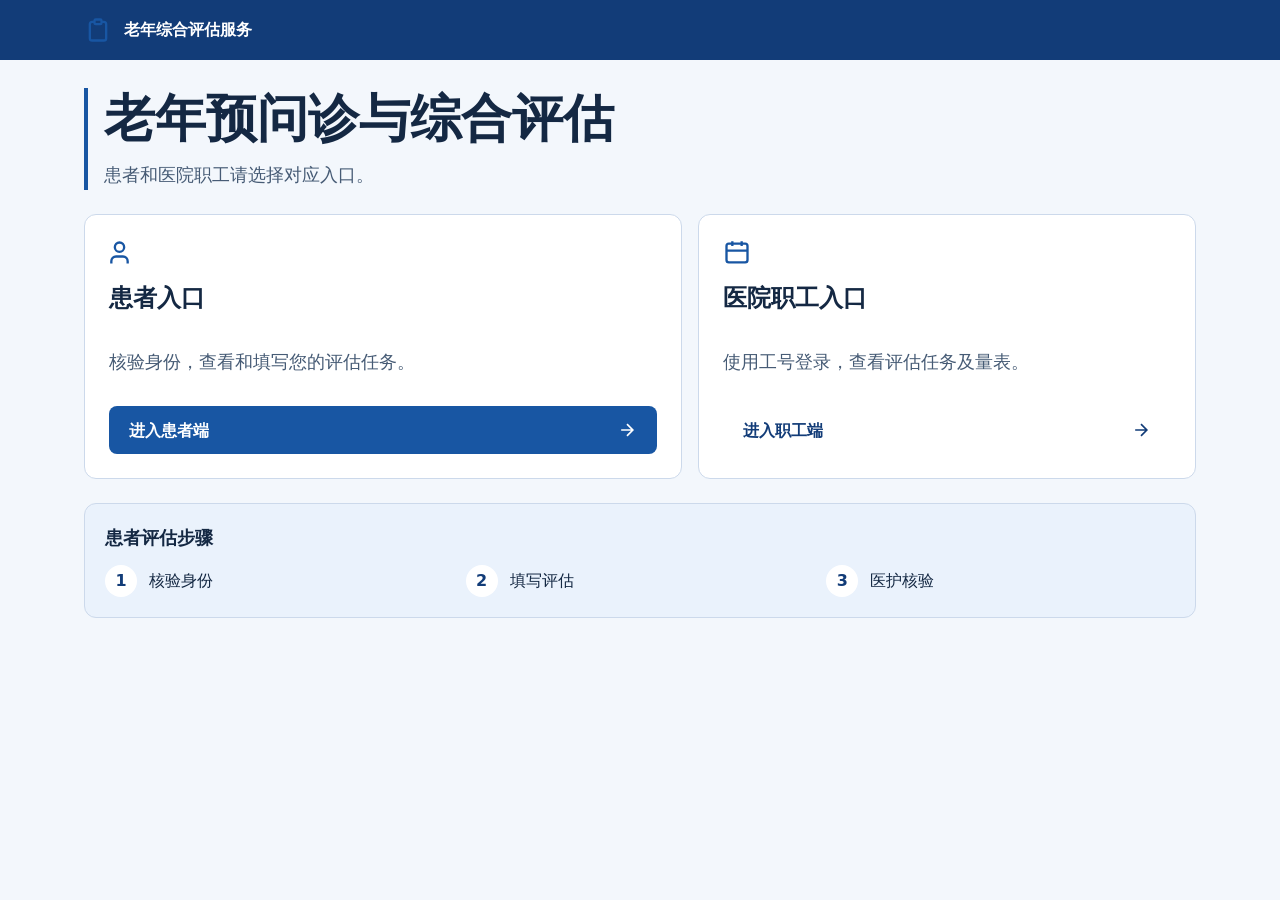
<file: frontend/index.html>
<!DOCTYPE html>
<html lang="zh-CN">
<head>
  <meta charset="UTF-8" />
  <meta name="viewport" content="width=device-width, initial-scale=1.0" />
  <title>老年预问诊与综合评估</title>
  <link rel="stylesheet" href="./hospital-blue.css" />
  <style>
    /* 页面级局部样式 */
    .home-hero {
      border-left: 4px solid var(--primary);
      padding-left: 1rem;
    }
    .home-entry {
      display: flex;
      flex-direction: column;
      align-items: flex-start;
      gap: 0.75rem;
      padding: 1.5rem;
    }
    .home-entry__icon {
      width: 1.75rem;
      height: 1.75rem;
      color: var(--primary);
    }
    .steps-list {
      display: grid;
      gap: 0.75rem;
    }
    .steps-list li {
      display: flex;
      align-items: center;
      gap: 0.75rem;
    }
    .step-badge {
      display: grid;
      place-items: center;
      width: 2rem;
      height: 2rem;
      border-radius: 9999px;
      background: var(--surface);
      font-weight: 600;
      color: var(--primary-hover);
      flex-shrink: 0;
    }
    @media (min-width: 640px) {
      .steps-list { grid-template-columns: repeat(3, minmax(0, 1fr)); }
    }
  </style>
</head>
<body>
  <main class="cga-screen" style="min-height:100dvh;">
    <!-- 顶部导航条 -->
    <header class="cga-topbar">
      <div class="cga-topbar__inner">
        <svg class="home-entry__icon" viewBox="0 0 24 24" fill="none" stroke="currentColor" stroke-width="2" aria-hidden="true">
          <path d="M9 5H7a2 2 0 0 0-2 2v12a2 2 0 0 0 2 2h10a2 2 0 0 0 2-2V7a2 2 0 0 0-2-2h-2" />
          <rect x="9" y="3" width="6" height="4" rx="1" />
        </svg>
        <span class="cga-topbar__title">老年综合评估服务</span>
      </div>
    </header>

    <!-- 主体内容 -->
    <div style="max-width:72rem;margin:0 auto;padding:1.75rem 1.25rem;">
      <section class="home-hero" style="margin-bottom:1.5rem;">
        <h1 style="font-size:clamp(1.75rem,4vw,3.25rem);line-height:1.2;">老年预问诊与综合评估</h1>
        <p style="margin-top:0.75rem;max-width:34em;font-size:1.125rem;color:var(--foreground-muted);">
          患者和医院职工请选择对应入口。
        </p>
      </section>

      <!-- 双入口卡片 -->
      <section class="cga-grid cga-grid--cols-2" style="grid-template-columns:minmax(0,1.2fr) minmax(0,1fr);">
        <div class="cga-card home-entry">
          <svg class="home-entry__icon" viewBox="0 0 24 24" fill="none" stroke="currentColor" stroke-width="2" aria-hidden="true">
            <path d="M16 21v-2a4 4 0 0 0-4-4H6a4 4 0 0 0-4 4v2" />
            <circle cx="9" cy="7" r="4" />
          </svg>
          <h2 style="font-size:1.5rem;">患者入口</h2>
          <p style="font-size:1.125rem;color:var(--foreground-muted);">
            核验身份，查看和填写您的评估任务。
          </p>
          <a href="./patient-verify.html" class="cga-touch-link cga-btn--primary" style="margin-top:auto;width:100%;justify-content:space-between;">
            进入患者端
            <svg width="1.25rem" height="1.25rem" viewBox="0 0 24 24" fill="none" stroke="currentColor" stroke-width="2" aria-hidden="true">
              <path d="M5 12h14M12 5l7 7-7 7" />
            </svg>
          </a>
        </div>

        <div class="cga-card home-entry">
          <svg class="home-entry__icon" viewBox="0 0 24 24" fill="none" stroke="currentColor" stroke-width="2" aria-hidden="true">
            <rect x="3" y="4" width="18" height="16" rx="2" />
            <path d="M8 2v4M16 2v4M3 10h18" />
          </svg>
          <h2 style="font-size:1.5rem;">医院职工入口</h2>
          <p style="font-size:1.125rem;color:var(--foreground-muted);">
            使用工号登录，查看评估任务及量表。
          </p>
          <a href="#" class="cga-touch-link cga-btn--outline" style="margin-top:auto;width:100%;justify-content:space-between;">
            进入职工端
            <svg width="1.25rem" height="1.25rem" viewBox="0 0 24 24" fill="none" stroke="currentColor" stroke-width="2" aria-hidden="true">
              <path d="M5 12h14M12 5l7 7-7 7" />
            </svg>
          </a>
        </div>
      </section>

      <!-- 评估步骤说明 -->
      <section class="cga-card cga-card--muted" style="margin-top:1.5rem;">
        <h2 id="assessment-steps" style="font-size:1.125rem;margin-bottom:0.75rem;">患者评估步骤</h2>
        <ol class="steps-list" style="list-style:none;padding:0;margin:0;">
          <li><span class="step-badge">1</span><span>核验身份</span></li>
          <li><span class="step-badge">2</span><span>填写评估</span></li>
          <li><span class="step-badge">3</span><span>医护核验</span></li>
        </ol>
      </section>
    </div>
  </main>
</body>
</html>
</file>
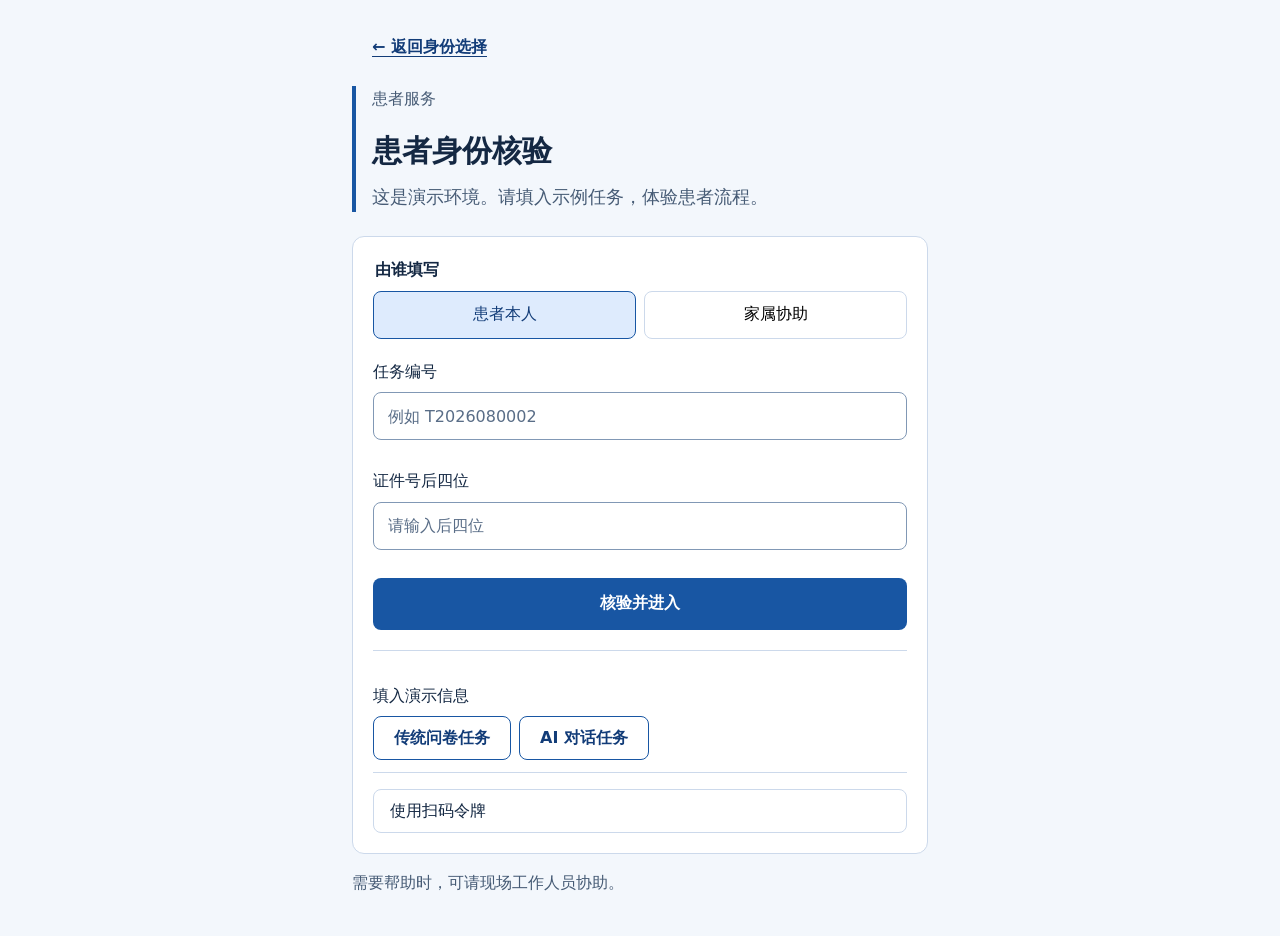
<file: frontend/patient-verify.html>
<!DOCTYPE html>
<html lang="zh-CN">
<head>
  <meta charset="UTF-8" />
  <meta name="viewport" content="width=device-width, initial-scale=1.0" />
  <title>患者身份核验 · 老年综合评估</title>
  <link rel="stylesheet" href="./hospital-blue.css" />
  <style>
    .page-hero {
      border-left: 4px solid var(--primary);
      padding-left: 1rem;
    }
    .seg-btn[aria-pressed="true"] {
      border-color: var(--primary);
      background: var(--primary-tint);
      color: var(--primary-hover);
    }
    .seg-btn {
      min-height: 3rem;
      border: 1px solid var(--border);
      background: var(--surface);
      border-radius: 0.5rem;
      font-weight: 500;
      cursor: pointer;
      font-family: inherit;
      font-size: 1rem;
    }
    .field-label {
      display: block;
      font-weight: 500;
      margin-bottom: 0.5rem;
    }
    .field-label span { display: block; margin-bottom: 0.5rem; }

    /* 扫码令牌区域 */
    .scan-section {
      margin-top: 0.75rem;
      border-top: 1px solid var(--border);
      padding-top: 1rem;
    }
    .scan-toggle {
      min-height: 2.75rem;
      background: transparent;
      border: 1px solid var(--border);
      border-radius: 0.5rem;
      padding: 0.5rem 1rem;
      cursor: pointer;
      font-family: inherit;
      font-size: 1rem;
      color: var(--foreground);
      width: 100%;
      text-align: left;
    }
    .scan-toggle:hover { background: var(--surface-secondary); }
    .scan-form {
      margin-top: 0.75rem;
      padding: 1rem;
      background: var(--surface-secondary);
      border-radius: 0.5rem;
      display: none;
    }
    .scan-form.open { display: block; }

    /* 联调演示身份（仅开发环境显示） */
    .dev-demo {
      margin-top: 1rem;
      border-top: 1px solid var(--border);
      padding-top: 1rem;
    }
    .dev-demo summary {
      min-height: 2.75rem;
      cursor: pointer;
      color: var(--primary-hover);
      font-weight: 500;
    }
    .dev-demo[open] summary { margin-bottom: 0.5rem; }
  </style>
</head>
<body>
  <main class="cga-screen" style="min-height:100dvh;padding:1.5rem 1.25rem;">
    <div class="cga-interaction" style="max-width:36rem;margin:0 auto;">
      <a href="./index.html" class="cga-touch-link" style="min-height:2.75rem;color:var(--primary-hover);text-decoration:underline;text-underline-offset:4px;">
        ← 返回身份选择
      </a>

      <header class="page-hero" style="margin-top:1rem;margin-bottom:1.5rem;">
        <p style="color:var(--foreground-muted);">患者服务</p>
        <h1 style="font-size:1.875rem;">患者身份核验</h1>
        <p style="margin-top:0.5rem;font-size:1.125rem;color:var(--foreground-muted);">
          这是演示环境。请填入示例任务，体验患者流程。
        </p>
      </header>

      <section class="cga-card">
        <form id="verifyForm" class="cga-grid" style="gap:1.25rem;">
          <!-- 填写人选择 -->
          <fieldset style="border:none;padding:0;margin:0;">
            <legend style="font-weight:600;margin-bottom:0.5rem;">由谁填写</legend>
            <div class="cga-grid cga-grid--cols-2" style="gap:0.5rem;">
              <button type="button" class="seg-btn" data-role="patient" aria-pressed="true">患者本人</button>
              <button type="button" class="seg-btn" data-role="family" aria-pressed="false">家属协助</button>
            </div>
          </fieldset>

          <!-- 任务编号 -->
          <label class="field-label">
            <span>任务编号</span>
            <input id="taskNo" class="cga-field" name="taskNo" placeholder="例如 T2026080002" required />
          </label>

          <!-- 证件号后四位 -->
          <label class="field-label">
            <span>证件号后四位</span>
            <input id="idCardNo" class="cga-field" name="idCardNo" inputmode="numeric" maxlength="4" placeholder="请输入后四位" required />
          </label>

          <!-- 家属关系（仅家属协助时显示） -->
          <label class="field-label" id="relationshipField" style="display:none;">
            <span>与患者关系</span>
            <select id="relationship" class="cga-field" name="relationship">
              <option>女儿</option>
              <option>儿子</option>
              <option>配偶</option>
              <option>其他家属</option>
            </select>
          </label>

          <!-- 错误提示 -->
          <div id="errorBox" class="cga-alert cga-alert--error" style="display:none;" role="alert"></div>

          <!-- 提交按钮 -->
          <button type="submit" id="submitBtn" class="cga-btn cga-btn--primary" style="width:100%;min-height:3.25rem;">
            <span id="submitText">核验并进入</span>
          </button>
        </form>

        <!-- 演示信息快捷填入（Mock 模式） -->
        <div style="margin-top:1.25rem;border-top:1px solid var(--border);padding-top:1rem;">
          <p style="font-weight:500;margin-bottom:0.5rem;">填入演示信息</p>
          <div style="display:flex;flex-wrap:wrap;gap:0.5rem;">
            <button type="button" class="cga-btn cga-btn--outline" data-demo="form" style="min-height:2.75rem;">传统问卷任务</button>
            <button type="button" class="cga-btn cga-btn--outline" data-demo="ai" style="min-height:2.75rem;">AI 对话任务</button>
          </div>
        </div>

        <!-- 联调演示身份（仅开发环境显示） -->
        <details class="dev-demo" id="devDemo" style="display:none;">
          <summary>联调演示身份</summary>
          <div style="display:flex;flex-wrap:wrap;gap:0.5rem;margin-top:0.5rem;" id="devDemoAccounts"></div>
        </details>

        <!-- 扫码令牌核验 -->
        <div class="scan-section">
          <button type="button" class="scan-toggle" id="scanToggle" aria-expanded="false">
            使用扫码令牌
          </button>
          <form id="scanForm" class="scan-form" onsubmit="return false;">
            <label class="field-label">
              <span>院内一次性令牌</span>
              <input id="scanToken" class="cga-field" name="scanToken" minlength="24" placeholder="请粘贴二维码中的令牌" required />
            </label>
            <p style="font-size:0.875rem;color:var(--foreground-muted);margin:0.5rem 0;">
              请粘贴二维码中的令牌。过期后可请护士重新生成。
            </p>
            <button type="submit" id="scanSubmitBtn" class="cga-btn cga-btn--primary" style="min-height:2.75rem;width:100%;">
              <span id="scanSubmitText">核验扫码令牌</span>
            </button>
          </form>
        </div>
      </section>

      <p style="margin-top:1rem;color:var(--foreground-muted);">
        需要帮助时，可请现场工作人员协助。
      </p>
    </div>
  </main>

  <script>
    /* ============================================================
     * 患者身份核验页面逻辑
     * 对接后端接口：
     *   - POST /api/session/start        （AGENT.md 8.1 契约）
     *   - POST /api/session/verify-token （扫码令牌核验，医院蓝适配新增）
     * ============================================================ */

    // —— 运行时配置 ——
    // 后端 API 基础地址（遵循项目惯例：集中定义常量）
    // 可通过 window.__API_BASE__ 覆盖（便于测试注入）
    const API_BASE = window.__API_BASE__ || 'http://127.0.0.1:8766';
    // 前端会话数据获取必须设置超时，超时后降级（项目硬性约束）
    const REQUEST_TIMEOUT_MS = 5000;

    // 运行模式：mock（演示）或 api（联调）。演示环境默认 mock。
    const DATA_MODE = window.__DATA_MODE__ || 'mock';
    const IS_DEV = window.__IS_DEV__ || (location.hostname === '127.0.0.1' || location.hostname === 'localhost');

    // —— 演示账号数据 ——
    const DEMO_ACCOUNTS = {
      form: { taskNo: 'T2026080002', idCardNo: '5678' },
      ai:   { taskNo: 'T2026080001', idCardNo: '1234' },
    };

    // 联调演示身份（仅开发环境显示）
    const DEV_DEMO_ACCOUNTS = [
      { name: '王秀兰', idCardNo: '110101194501011234', phone: '13800138000' },
      { name: '李建国', idCardNo: '110101194203034567', phone: '13900139000' },
      { name: '张桂英', idCardNo: '110101194805057890', phone: '13700137000' },
    ];

    // —— DOM 引用 ——
    const form = document.getElementById('verifyForm');
    const submitBtn = document.getElementById('submitBtn');
    const submitText = document.getElementById('submitText');
    const errorBox = document.getElementById('errorBox');
    const relationshipField = document.getElementById('relationshipField');
    const scanToggle = document.getElementById('scanToggle');
    const scanForm = document.getElementById('scanForm');
    const scanSubmitBtn = document.getElementById('scanSubmitBtn');
    const scanSubmitText = document.getElementById('scanSubmitText');
    let participantType = 'patient';

    // —— 开发环境显示联调演示身份 ——
    if (IS_DEV) {
      const devDemo = document.getElementById('devDemo');
      devDemo.style.display = 'block';
      const container = document.getElementById('devDemoAccounts');
      DEV_DEMO_ACCOUNTS.forEach((account) => {
        const btn = document.createElement('button');
        btn.type = 'button';
        btn.className = 'cga-btn cga-btn--outline';
        btn.style.minHeight = '2.75rem';
        btn.textContent = `填充${account.name}`;
        btn.addEventListener('click', () => {
          document.getElementById('idCardNo').value = account.idCardNo;
          // API 模式下还可填入手机号，此处保留 idCardNo 用于演示
          hideError();
        });
        container.appendChild(btn);
      });
    }

    // —— 填写人切换 ——
    document.querySelectorAll('.seg-btn').forEach((btn) => {
      btn.addEventListener('click', () => {
        document.querySelectorAll('.seg-btn').forEach((b) => b.setAttribute('aria-pressed', 'false'));
        btn.setAttribute('aria-pressed', 'true');
        participantType = btn.dataset.role;
        relationshipField.style.display = participantType === 'family' ? 'block' : 'none';
      });
    });

    // —— 演示信息快捷填入 ——
    document.querySelectorAll('[data-demo]').forEach((btn) => {
      btn.addEventListener('click', () => {
        const demo = DEMO_ACCOUNTS[btn.dataset.demo];
        document.getElementById('taskNo').value = demo.taskNo;
        document.getElementById('idCardNo').value = demo.idCardNo;
        hideError();
      });
    });

    // —— 扫码令牌区域展开/收起 ——
    scanToggle.addEventListener('click', () => {
      const isOpen = scanForm.classList.toggle('open');
      scanToggle.setAttribute('aria-expanded', String(isOpen));
      scanToggle.textContent = isOpen ? '收起扫码核验' : '使用扫码令牌';
      if (!isOpen) {
        document.getElementById('scanToken').value = '';
        hideError();
      }
    });

    // —— 扫码令牌核验表单提交 ——
    scanForm.addEventListener('submit', async (e) => {
      e.preventDefault();
      hideError();
      setScanLoading(true);

      const token = document.getElementById('scanToken').value.trim();
      if (token.length < 24) {
        showError('令牌长度不足，请检查二维码内容');
        setScanLoading(false);
        return;
      }

      try {
        const result = await verifyScanToken(token);
        if (result.valid) {
          console.log(`[LANTAO] 扫码令牌核验成功，session_id=${result.session_id}`);
          showSuccess(`核验成功！会话：${result.session_id}`);
        } else {
          showError(result.message || '令牌核验失败');
        }
      } catch (err) {
        showError(err.message);
      } finally {
        setScanLoading(false);
      }
    });

    /**
     * 调用后端 POST /api/session/verify-token
     * 包含 5 秒超时，超时后抛出错误
     */
    async function verifyScanToken(token) {
      const controller = new AbortController();
      const timer = setTimeout(() => controller.abort(), REQUEST_TIMEOUT_MS);

      try {
        const res = await fetch(`${API_BASE}/api/session/verify-token`, {
          method: 'POST',
          headers: { 'Content-Type': 'application/json' },
          body: JSON.stringify({ token }),
          signal: controller.signal,
        });

        const data = await res.json().catch(() => ({}));

        if (!res.ok) {
          const msg = data?.message || `请求失败 (HTTP ${res.status})`;
          throw new Error(typeof msg === 'string' ? msg : '请求失败');
        }
        return data;
      } catch (err) {
        if (err.name === 'AbortError') {
          throw new Error('网络请求超时，请检查后端服务是否启动');
        }
        throw err;
      } finally {
        clearTimeout(timer);
      }
    }

    // —— 主表单提交：调用后端 /api/session/start ——
    form.addEventListener('submit', async (e) => {
      e.preventDefault();
      hideError();
      setLoading(true);

      const payload = {
        patient_id: document.getElementById('taskNo').value,
        department: '老年医学科',
        consent_given: true,
      };

      try {
        const session = await startSession(payload);
        // 打印符合项目惯例的日志
        console.log(`[LANTAO] 会话已创建，session_id=${session.session_id}`);
        showSuccess(`核验成功！会话已创建：${session.session_id}`);
      } catch (err) {
        showError(err.message);
      } finally {
        setLoading(false);
      }
    });

    /**
     * 调用后端 POST /api/session/start
     * 包含 5 秒超时，超时后抛出错误（不自动降级，因该接口必须成功才能继续）
     */
    async function startSession(payload) {
      const controller = new AbortController();
      const timer = setTimeout(() => controller.abort(), REQUEST_TIMEOUT_MS);

      try {
        const res = await fetch(`${API_BASE}/api/session/start`, {
          method: 'POST',
          headers: { 'Content-Type': 'application/json' },
          body: JSON.stringify(payload),
          signal: controller.signal,
        });

        const data = await res.json().catch(() => ({}));

        if (!res.ok) {
          const msg = data?.message || data?.detail?.message || data?.detail || `请求失败 (HTTP ${res.status})`;
          throw new Error(typeof msg === 'string' ? msg : '请求失败');
        }
        return data;
      } catch (err) {
        if (err.name === 'AbortError') {
          throw new Error('网络请求超时，请检查后端服务是否启动');
        }
        throw err;
      } finally {
        clearTimeout(timer);
      }
    }

    function setLoading(loading) {
      submitBtn.disabled = loading;
      submitText.textContent = loading ? '正在核验…' : '核验并进入';
    }

    function setScanLoading(loading) {
      scanSubmitBtn.disabled = loading;
      scanSubmitText.textContent = loading ? '正在核验…' : '核验扫码令牌';
    }

    function showError(msg) {
      errorBox.className = 'cga-alert cga-alert--error';
      errorBox.textContent = msg;
      errorBox.style.display = 'block';
    }

    function hideError() {
      errorBox.style.display = 'none';
      errorBox.textContent = '';
    }

    function showSuccess(msg) {
      errorBox.className = 'cga-alert cga-alert--success';
      errorBox.textContent = msg;
      errorBox.style.display = 'block';
    }
  </script>
</body>
</html>
</file>
<file: frontend/hospital-blue.css>
/* ============================================================================
 * 老年综合评估（CGA）预问诊系统 — 医院蓝多设备适配设计系统
 *
 * 来源：医院蓝多设备适配测试交付包 v1.0
 * 适用：老年综合评估预问诊前端
 * 设计原则：
 *   1. 主色采用医院蓝（#1856a3），符合医疗机构视觉规范
 *   2. 全设备响应式：手机单列 → 平板/电脑按宽度展开 → 自助机触控放大
 *   3. 自助机模式（宽度 ≥1000px 且主要指针为触控）下，关键触控目标 ≥60px
 *   4. 使用系统中文字体，移除 Google Fonts 外链，消除网络依赖
 * ========================================================================== */

:root {
  /* —— 背景色 —— */
  --background: #f3f7fc;
  --surface: #ffffff;
  --surface-secondary: #eaf2fc;

  /* —— 文本色 —— */
  --foreground: #142843;
  --foreground-muted: #465b75;
  --foreground-placeholder: #596d87;

  /* —— 边框色 —— */
  --border: #ccd9eb;
  --field-border: #8198b5;

  /* —— 功能色 —— */
  --primary: #1856a3;
  --primary-hover: #123c78;
  --primary-tint: #deebfd;

  --success: #52c41a;
  --warning: #faad14;
  --danger: #d95a4a;
  --info: #5b8def;

  /* —— 字体 —— */
  --font-serif: 'Songti SC', SimSun, Georgia, serif;
  --font-sans: 'PingFang SC', 'Microsoft YaHei', 'Noto Sans CJK SC', system-ui,
    sans-serif;
}

/* ============================================================================
 * 全局基础样式
 * ========================================================================== */

html {
  -webkit-text-size-adjust: 100%;
}

body {
  margin: 0;
  min-height: 100dvh;
  background: var(--background);
  color: var(--foreground);
  font-family: var(--font-sans);
  font-size: 16px;
  line-height: 1.6;
  -webkit-font-smoothing: antialiased;
}

h1,
h2,
h3,
h4 {
  font-family: var(--font-sans);
  letter-spacing: normal;
  font-weight: 600;
  overflow-wrap: break-word;
  margin: 0;
}

* {
  box-sizing: border-box;
}

a {
  color: var(--primary-hover);
  text-decoration: none;
}

/* ============================================================================
 * 核心布局类（.cga-screen 为顶层容器）
 * ========================================================================== */

.cga-screen {
  color: var(--foreground);
  background: var(--background);
}

.cga-screen h1,
.cga-screen h2 {
  font-family: var(--font-sans);
  letter-spacing: normal;
  font-weight: 600;
  overflow-wrap: break-word;
}

.cga-screen :focus-visible {
  outline: 2px solid var(--primary);
  outline-offset: 3px;
}

/* 交互内容区，在大屏幕下约束宽度 */
.cga-interaction {
  width: 100%;
}

/* ============================================================================
 * 表单控件（.cga-field）
 * ========================================================================== */

.cga-field {
  width: 100%;
  min-height: 3rem;          /* 48px */
  border: 1px solid var(--field-border);
  border-radius: 0.5rem;
  padding: 0.625rem 0.875rem;
  background: var(--surface);
  color: var(--foreground);
  font-size: 1rem;
  font-family: inherit;
}

.cga-field::placeholder {
  color: var(--foreground-placeholder);
}

.cga-field:focus {
  outline: 2px solid var(--primary);
  outline-offset: 1px;
  border-color: var(--primary);
}

/* ============================================================================
 * 按钮系统
 * ========================================================================== */

.cga-btn {
  display: inline-flex;
  align-items: center;
  justify-content: center;
  gap: 0.5rem;
  min-height: 3rem;
  padding: 0.625rem 1.25rem;
  border: 1px solid transparent;
  border-radius: 0.5rem;
  font-size: 1rem;
  font-weight: 600;
  font-family: inherit;
  cursor: pointer;
  transition: filter 160ms ease, transform 160ms ease,
    background-color 160ms ease;
  text-decoration: none;
}

.cga-btn:disabled {
  opacity: 0.5;
  cursor: not-allowed;
}

/* 主按钮 */
.cga-btn--primary {
  background: var(--primary);
  color: #fff;
}

.cga-btn--primary:not(:disabled):hover {
  background: var(--primary-hover);
}

/* 次要按钮（描边） */
.cga-btn--outline {
  background: transparent;
  color: var(--primary-hover);
  border-color: var(--primary);
}

.cga-btn--outline:not(:disabled):hover {
  background: var(--primary-tint);
}

/* 危险按钮 */
.cga-btn--danger {
  background: var(--danger);
  color: #fff;
}

/* 链接型触控目标 */
.cga-touch-link {
  display: inline-flex;
  align-items: center;
  justify-content: center;
  min-height: 3rem;
  padding: 0.625rem 1.25rem;
  border-radius: 0.5rem;
  font-weight: 600;
  text-decoration: none;
  cursor: pointer;
}

/* ============================================================================
 * 卡片容器
 * ========================================================================== */

.cga-card {
  background: var(--surface);
  border: 1px solid var(--border);
  border-radius: 0.75rem;
  padding: 1.25rem;
}

.cga-card--muted {
  background: var(--surface-secondary);
}

/* ============================================================================
 * 提示与状态
 * ========================================================================== */

.cga-alert {
  padding: 0.75rem 1rem;
  border-radius: 0.5rem;
  border: 1px solid;
}

.cga-alert--error {
  background: #fef2f2;
  border-color: #fecaca;
  color: #991b1b;
}

.cga-alert--success {
  background: #f0fdf4;
  border-color: #bbf7d0;
  color: #166534;
}

.cga-alert--info {
  background: var(--primary-tint);
  border-color: #bfdbfe;
  color: var(--primary-hover);
}

/* 加载中状态 */
.cga-loading {
  display: inline-block;
  width: 1rem;
  height: 1rem;
  border: 2px solid currentColor;
  border-right-color: transparent;
  border-radius: 50%;
  animation: cga-spin 0.75s linear infinite;
}

@keyframes cga-spin {
  to {
    transform: rotate(360deg);
  }
}

/* ============================================================================
 * 顶部导航条
 * ========================================================================== */

.cga-topbar {
  background: var(--primary-hover);
  color: #fff;
}

.cga-topbar__inner {
  max-width: 72rem;
  margin: 0 auto;
  display: flex;
  align-items: center;
  gap: 0.75rem;
  padding: 1rem 1.25rem;
}

.cga-topbar__title {
  font-weight: 600;
  font-size: 1rem;
}

/* ============================================================================
 * 多设备响应式断点
 *   - 手机：< 640px 单列
 *   - 平板：≥ 640px
 *   - 电脑：≥ 1024px
 * ========================================================================== */

/* 手机（默认）单列 */
.cga-grid {
  display: grid;
  gap: 1rem;
}

/* 平板及以上：双列 */
@media (min-width: 640px) {
  .cga-grid--cols-2 {
    grid-template-columns: repeat(2, minmax(0, 1fr));
  }
}

/* 电脑及以上：三列 */
@media (min-width: 1024px) {
  .cga-grid--cols-3 {
    grid-template-columns: repeat(3, minmax(0, 1fr));
  }
}

/* ============================================================================
 * 自助机/大触屏模式
 *   触发条件：视口宽度 ≥ 1000px 且主要指针为粗略指针（触控）
 *   效果：关键按钮与输入框高度提升至 60px，字号放大至 1.125rem
 * ========================================================================== */

@media (min-width: 1000px) and (pointer: coarse) {
  .cga-screen .cga-interaction {
    max-width: 48rem;
    margin-inline: auto;
  }

  .cga-screen :is(button, .cga-field, .cga-touch-link, .cga-btn) {
    min-height: 3.75rem;        /* 60px 触控目标 */
  }

  .cga-screen :is(button, .cga-field, .cga-touch-link, .cga-btn, label) {
    font-size: 1.125rem;          /* 18px */
  }
}

/* ============================================================================
 * 表格响应式（窄屏转卡片式展示）
 * ========================================================================== */

.cga-table {
  width: 100%;
  border-collapse: collapse;
  text-align: left;
}

.cga-table th,
.cga-table td {
  padding: 0.75rem;
  border-bottom: 1px solid var(--border);
}

.cga-table thead th {
  background: var(--surface-secondary);
  font-weight: 600;
}

/* 窄屏：表格转卡片布局 */
@media (max-width: 767px) {
  .cga-table--responsive thead {
    display: none;
  }

  .cga-table--responsive tbody tr {
    display: grid;
    grid-template-columns: 1fr 1fr;
    gap: 0.5rem 1rem;
    border-bottom: 1px solid var(--border);
    padding: 0.75rem;
  }

  .cga-table--responsive tbody td {
    border: none;
    padding: 0.25rem 0;
    min-width: 0;
    overflow-wrap: break-word;
  }

  .cga-table--responsive tbody td::before {
    content: attr(data-label) ': ';
    font-weight: 600;
    color: var(--foreground-muted);
  }
}
</file>
